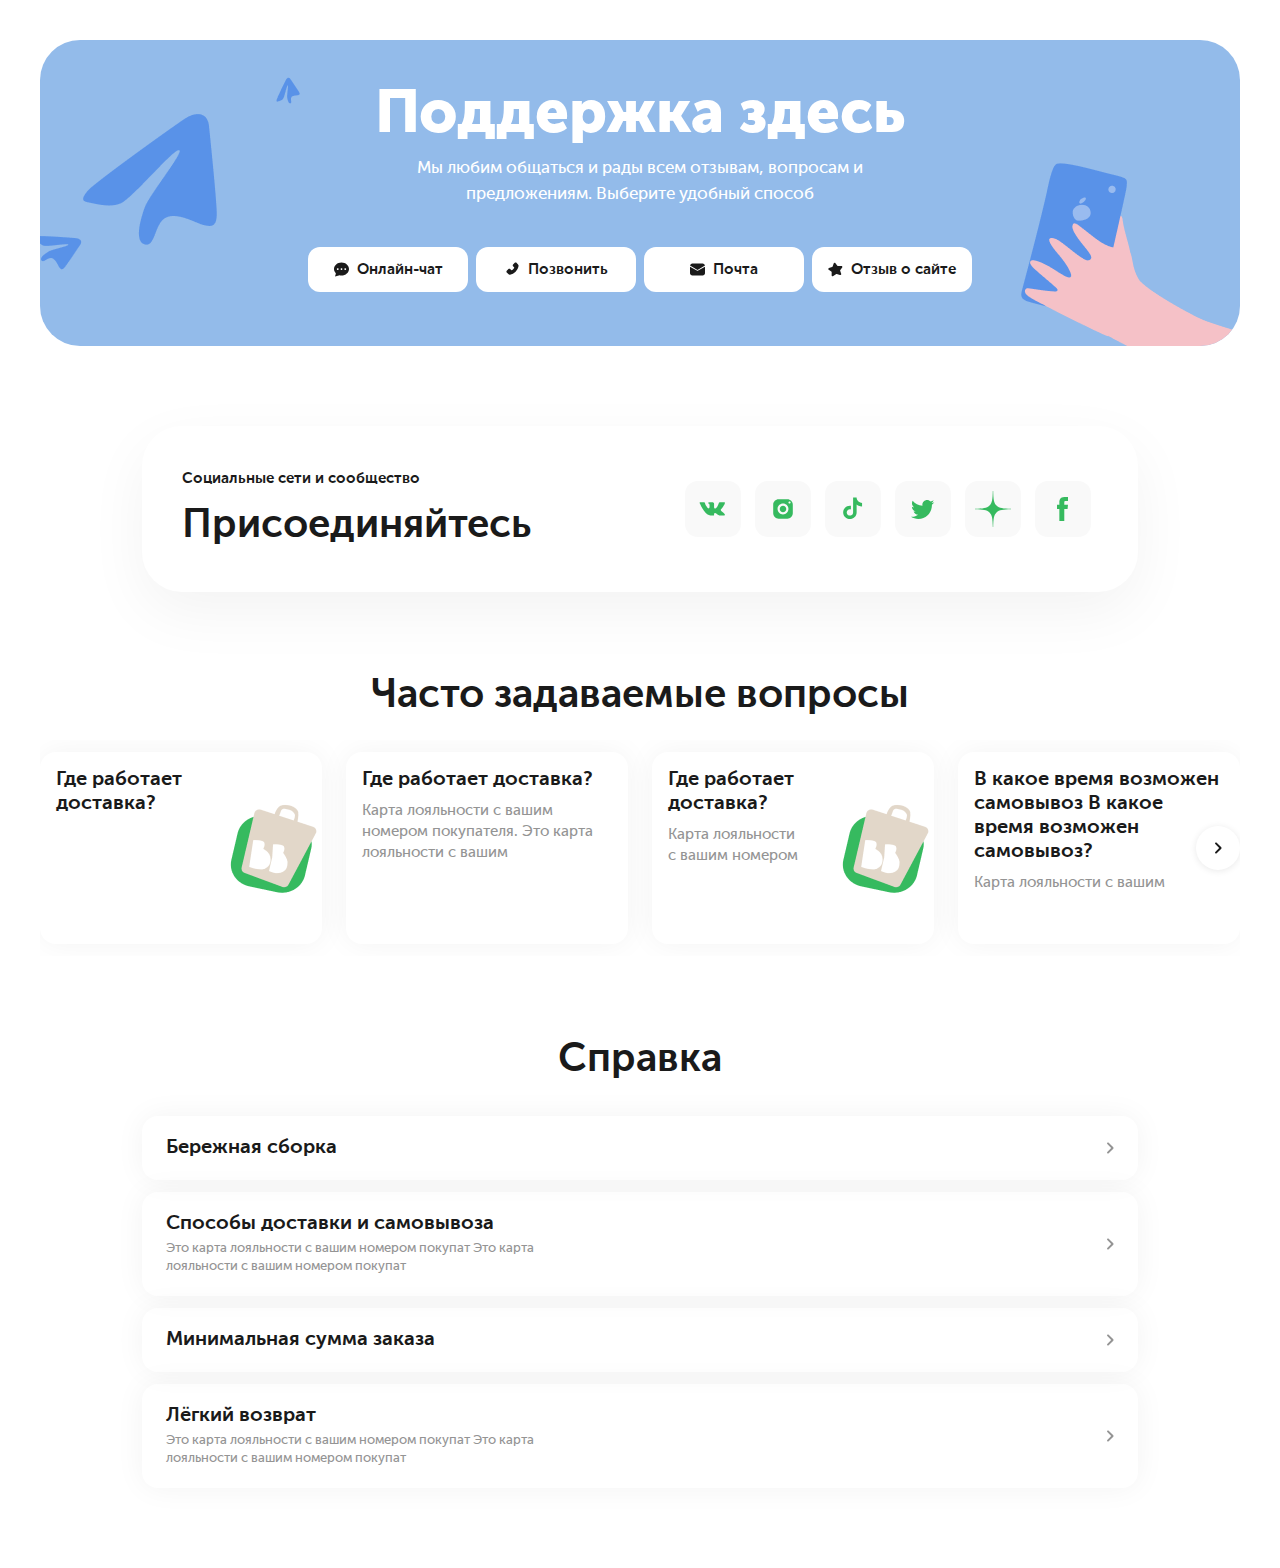
<file: index.html>
<!DOCTYPE html>
<html lang="ru">

<head>
   <meta charset="UTF-8">
   <meta name="viewport" content="width=device-width, initial-scale=1.0">
   <title>Поддержка</title>
   <link rel="stylesheet" href="css/styles.css">
</head>

<body>
   <main>

      <div class="container">
         <section class="support-block">

            <h1 class="support-block__title">Поддержка здесь</h1>
            <p class="support-block__subtitle">Мы любим общаться и рады всем отзывам, вопросам и предложениям.
               Выберите удобный способ</p>

            <ul class="communications">
               <li class="communications__item">
                  <button class="button button--white">
                     <svg class="button__icon">
                        <use href="img/icons-sprite.svg#message"></use>
                     </svg>
                     Онлайн-чат
                  </button>
               </li>

               <li class="communications__item">
                  <button class="button button--white">
                     <svg class="button__icon">
                        <use href="img/icons-sprite.svg#phone"></use>
                     </svg>
                     Позвонить
                  </button>
               </li>

               <li class="communications__item">
                  <button class="button button--white">
                     <svg class="button__icon">
                        <use href="img/icons-sprite.svg#mail"></use>
                     </svg>
                     Почта
                  </button>
               </li>

               <li class="communications__item">
                  <button class="button button--white">
                     <svg class="button__icon">
                        <use href="img/icons-sprite.svg#star"></use>
                     </svg>
                     Отзыв о сайте
                  </button>
               </li>
            </ul>
         </section>
      </div>

      <div class="container">
         <section class="social-media-block">
            <h2 class="social-media-block__subtitle">Социальные сети и сообщество</h2>
            <p class="social-media-block__title title">Присоединяйтесь</p>
            <ul class="social-media-block__list">
               <li class="social-media-block__item">
                  <a href="#" class="small-button">
                     <svg class="small-button__icon">
                        <use href="img/icons-sprite.svg#vk"></use>
                     </svg>
                  </a>
               </li>

               <li class="social-media-block__item">
                  <a href="#" class="small-button">
                     <svg class="small-button__icon">
                        <use href="img/icons-sprite.svg#instagram"></use>
                     </svg>
                  </a>
               </li>

               <li class="social-media-block__item">
                  <a href="#" class="small-button">
                     <svg class="small-button__icon">
                        <use href="img/icons-sprite.svg#tiktok"></use>
                     </svg>
                  </a>
               </li>

               <li class="social-media-block__item">
                  <a href="#" class="small-button">
                     <svg class="small-button__icon">
                        <use href="img/icons-sprite.svg#twitter"></use>
                     </svg>
                  </a>
               </li>

               <li class="social-media-block__item">
                  <a href="#" class="small-button">
                     <svg class="small-button__icon">
                        <use href="img/icons-sprite.svg#yandex-dzen"></use>
                     </svg>
                  </a>
               </li>

               <li class="social-media-block__item">
                  <a href="#" class="small-button">
                     <svg class="small-button__icon">
                        <use href="img/icons-sprite.svg#facebook"></use>
                     </svg>
                  </a>
               </li>
            </ul>
         </section>
      </div>

      <div class="container">
         <section class="questions-block">
            <h2 class="questions-block__title title">Часто задаваемые вопросы</h2>
            <div class="slider">
               <button class="slider__next-btn">
                  <svg class="slider__arrow">
                     <use href="img/icons-sprite.svg#arrow"></use>
                  </svg>
               </button>

               <div class="slider__list">
                  <div class="slider__item">
                     <a href="article.html" class="card">
                        <p class="card__title">Где работает доставка?</p>
                        <div class="card__img">
                           <img src="img/bag.png" alt="пакет с товарами">
                        </div>
                     </a>
                  </div>

                  <div class="slider__item">
                     <a href="article.html" class="card">
                        <p class="card__title">Где работает доставка?</p>
                        <p class="card__subtitle">Карта лояльности с вашим номером покупателя. Это карта лояльности
                           с вашим</p>
                     </a>
                  </div>

                  <div class="slider__item">
                     <a href="article.html" class="card">
                        <p class="card__title">Где работает доставка?</p>
                        <p class="card__subtitle">Карта лояльности с вашим номером</p>
                        <div class="card__img">
                           <img src="img/bag.png" alt="пакет с товарами">
                        </div>
                     </a>
                  </div>

                  <div class="slider__item">
                     <div class="card">
                        <p class="card__title">В какое время возможен самовывоз В какое время возможен самовывоз?</p>
                        <p class="card__subtitle">Карта лояльности с вашим </p>
                     </div>
                  </div>
               </div>
            </div>
         </section>
      </div>

      <div class="container">
         <section class="reference-block">
            <h2 class="reference-block__title title">Справка</h2>
            <div class="reference-block__list">
               <div class="reference-block__item reference-card">
                  <p class="reference-card__title">Бережная сборка</p>
                  <button class="reference-card__btn">
                     <svg class="reference-card__arrow-icon">
                        <use href="img/icons-sprite.svg#arrow"></use>
                     </svg>
                  </button>
               </div>

               <div class="reference-block__item reference-card">
                  <p class="reference-card__title">Способы доставки и самовывоза</p>
                  <p class="reference-card__subtitle">Это карта лояльности с вашим номером покупат Это карта лояльности
                     с вашим номером покупат</p>
                  <button class="reference-card__btn">
                     <svg class="reference-card__arrow-icon">
                        <use href="img/icons-sprite.svg#arrow"></use>
                     </svg>
                  </button>
               </div>

               <div class="reference-block__item reference-card">
                  <p class="reference-card__title">Минимальная сумма заказа</p>
                  <button class="reference-card__btn">
                     <svg class="reference-card__arrow-icon">
                        <use href="img/icons-sprite.svg#arrow"></use>
                     </svg>
                  </button>
               </div>

               <div class="reference-block__item reference-card">
                  <p class="reference-card__title">Лёгкий возврат</p>
                  <p class="reference-card__subtitle">Это карта лояльности с вашим номером покупат Это карта лояльности
                     с вашим номером покупат</p>
                  <button class="reference-card__btn">
                     <svg class="reference-card__arrow-icon">
                        <use href="img/icons-sprite.svg#arrow"></use>
                     </svg>
                  </button>
               </div>
            </div>
         </section>
      </div>

   </main>

   <script src="js/slider.js"></script>
</body>

</html>
</file>
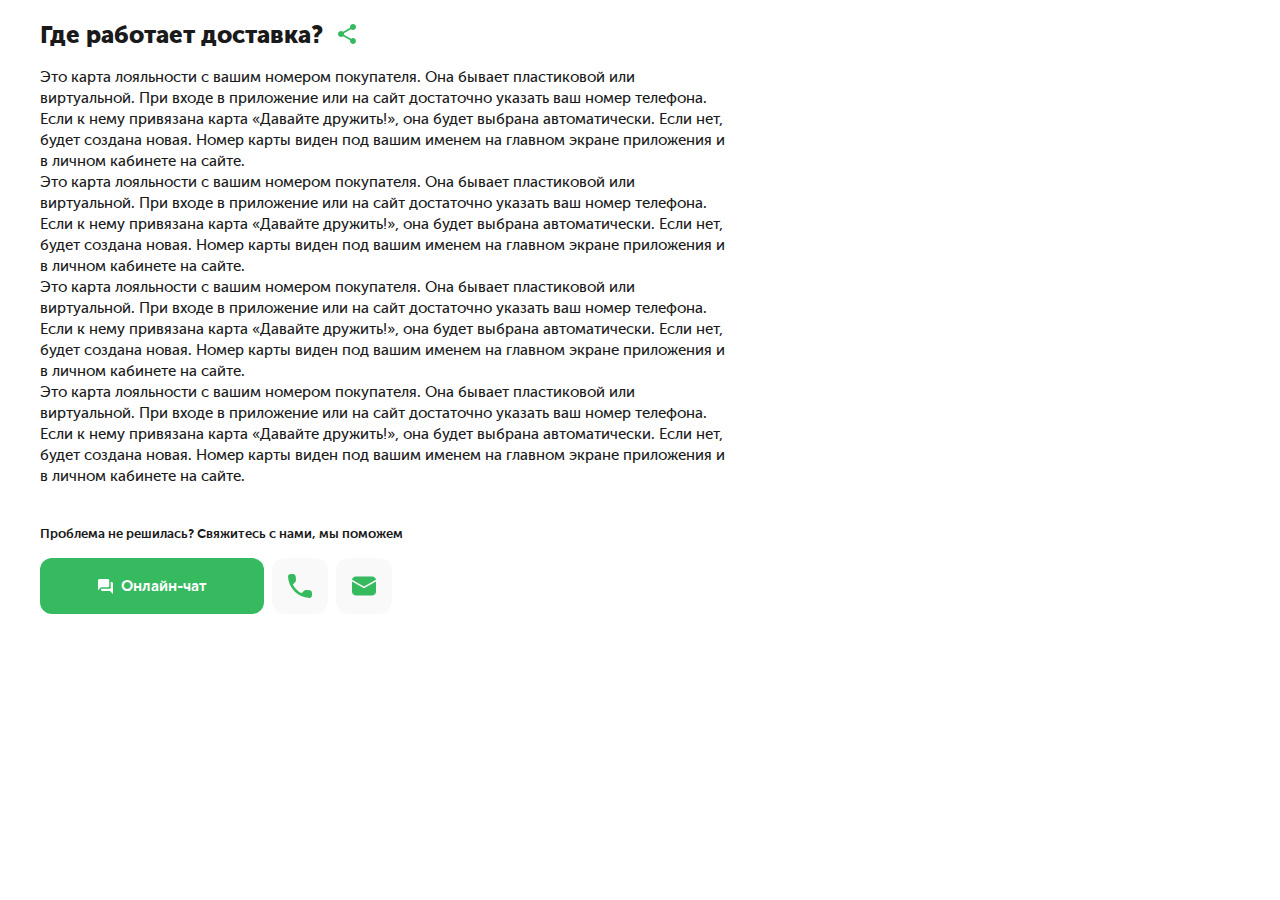
<file: article.html>
<!DOCTYPE html>
<html lang="ru">

<head>
   <meta charset="UTF-8">
   <meta name="viewport" content="width=device-width, initial-scale=1.0">
   <title>Где работает доставка?</title>
   <link rel="stylesheet" href="css/styles.css">
</head>

<body>
   <div class="container">
      <article class="article">
         <header class="article__header">
            <h1 class="article__title">Где работает доставка?</h1>
            <button class="article__share-btn">
               <svg class="article__share-icon">
                  <use href="img/icons-sprite.svg#share"></use>
               </svg>
            </button>
         </header>
         <p class="article__text">
            Это карта лояльности с вашим номером покупателя. Она бывает пластиковой или виртуальной. При входе в
            приложение или на сайт достаточно указать ваш номер телефона. Если к нему привязана карта «Давайте
            дружить!», она будет выбрана автоматически. Если нет, будет создана новая. Номер карты виден под вашим
            именем на главном экране приложения и в личном кабинете на сайте.<br />
            Это карта лояльности с вашим номером покупателя. Она бывает пластиковой или виртуальной. При входе в
            приложение или на сайт достаточно указать ваш номер телефона. Если к нему привязана карта «Давайте
            дружить!», она будет выбрана автоматически. Если нет, будет создана новая. Номер карты виден под вашим
            именем на главном экране приложения и в личном кабинете на сайте.<br />
            Это карта лояльности с вашим номером покупателя. Она бывает пластиковой или виртуальной. При входе в
            приложение или на сайт достаточно указать ваш номер телефона. Если к нему привязана карта «Давайте
            дружить!», она будет выбрана автоматически. Если нет, будет создана новая. Номер карты виден под вашим
            именем на главном экране приложения и в личном кабинете на сайте.<br />
            Это карта лояльности с вашим номером покупателя. Она бывает пластиковой или виртуальной. При входе в
            приложение или на сайт достаточно указать ваш номер телефона. Если к нему привязана карта «Давайте
            дружить!», она будет выбрана автоматически. Если нет, будет создана новая. Номер карты виден под вашим
            именем на главном экране приложения и в личном кабинете на сайте.
         </p>
         <p class="article__subtitle">Проблема не решилась? Свяжитесь с нами, мы поможем</p>
         <div class="article__btns">
            <button class="button button--green">
               <svg class="button__icon">
                  <use href="img/icons-sprite.svg#chat"></use>
               </svg>
               Онлайн-чат
            </button>
            <a href="#" class="small-button">
               <svg class="small-button__icon small-button__icon--with-padding">
                  <use href="img/icons-sprite.svg#phone-2"></use>
               </svg>
            </a>
            <a href="#" class="small-button">
               <svg class="small-button__icon small-button__icon--with-padding">
                  <use href="img/icons-sprite.svg#mail"></use>
               </svg>
            </a>
         </div>
      </article>
   </div>


</body>

</html>
</file>
<file: css/styles.css>
@font-face {
  font-family: "Museo Sans Cyrl";
  src: url("../fonts/museo_sans_cyrl_900.eot");
  src: url("../fonts/museo_sans_cyrl_900.woff") format("woff"), url("../fonts/museo_sans_cyrl_900.ttf") format("truetype");
  font-weight: 900;
  font-style: normal;
}
@font-face {
  font-family: "Museo Sans Cyrl";
  src: url("../fonts/museo_sans_cyrl_700.eot");
  src: url("../fonts/museo_sans_cyrl_700.woff") format("woff"), url("../fonts/museo_sans_cyrl_700.ttf") format("truetype");
  font-weight: 700;
  font-style: normal;
}
@font-face {
  font-family: "Museo Sans Cyrl";
  src: url("../fonts/museo_sans_cyrl_500.eot");
  src: url("../fonts/museo_sans_cyrl_500.woff") format("woff"), url("../fonts/museo_sans_cyrl_500.ttf") format("truetype");
  font-weight: 500;
  font-style: normal;
}
*,
*::before,
*::after {
  box-sizing: border-box;
}

ul[class],
ol[class] {
  padding: 0;
}

body,
h1,
h2,
h3,
h4,
p,
ul[class],
ol[class],
li,
figure,
figcaption,
blockquote,
dl,
dd {
  margin: 0;
}

html,
body {
  height: 100%;
}

body {
  min-height: 100vh;
  scroll-behavior: smooth;
  text-rendering: optimizeSpeed;
  line-height: 1.5;
}

ul[class],
ol[class] {
  list-style: none;
}

a {
  text-decoration: none;
  color: black;
}

img {
  max-width: 100%;
  display: block;
}

input,
button,
textarea,
select {
  font: inherit;
}

:active,
:hover,
:focus {
  outline: 0;
  outline-offset: 0;
}

body {
  font-family: "Museo Sans Cyrl";
  font-style: normal;
  font-weight: 500;
  color: #1a1a1a;
}

.container {
  max-width: 1200px;
  margin: 0 auto;
  width: 100%;
  height: 100%;
}
@media (max-width: 1222px) {
  .container {
    max-width: 970px;
  }
}
@media (max-width: 992.98px) {
  .container {
    max-width: 750px;
  }
}
@media (max-width: 767.98px) {
  .container {
    max-width: none;
    padding: 0 20px;
  }
}

main {
  padding: 40px 0 80px 0;
}
main > :not(:last-child) {
  margin-bottom: 80px;
}
@media (max-width: 767.98px) {
  main > :not(:last-child) {
    margin-bottom: 50px;
  }
}

.button {
  cursor: pointer;
  display: flex;
  align-items: center;
  justify-content: center;
  gap: 8px;
  width: 160px;
  padding: 15px 0;
  border-radius: 12px;
  border: 0;
  font-size: 15px;
  font-weight: 700;
  line-height: 1;
}
.button__icon {
  height: 15px;
  width: 15px;
}
.button:focus {
  outline: 2px solid #949494;
}
.button--white {
  background-color: #fff;
  color: #1a1a1a;
}
.button--white .button__icon {
  fill: #1a1a1a;
}
.button--white:hover {
  color: #36ba5f;
}
.button--white:hover .button__icon {
  fill: #36ba5f;
}
.button--green {
  width: 224px;
  background-color: #36ba5f;
  color: #fff;
}
.button--green .button__icon {
  fill: #fff;
}
.button--green:hover {
  background-color: #93bbea;
}

.small-button {
  display: block;
  width: 56px;
  height: 56px;
  border-radius: 13px;
  background-color: #f9f9f9;
}
.small-button__icon {
  fill: #36ba5f;
  max-width: 100%;
  max-height: 100%;
}
.small-button__icon--with-padding {
  padding: 16px;
}
.small-button:hover {
  background-color: #36ba5f;
}
.small-button:hover .small-button__icon {
  fill: #fff;
}
.small-button:focus {
  outline: 2px solid #949494;
}

.title {
  font-size: 40px;
  line-height: 120%;
  font-weight: 700;
}
@media (max-width: 479.98px) {
  .title {
    font-size: 30px;
  }
}

.support-block {
  position: relative;
  display: flex;
  flex-direction: column;
  align-items: center;
  padding: 40px 20px 54px 20px;
  border-radius: 40px;
  background-color: #93bbea;
  overflow: hidden;
}
@media (max-width: 479.98px) {
  .support-block {
    padding: 20px 20px 25px 20px;
  }
}
.support-block__title {
  color: #fff;
  font-size: 60px;
  line-height: 120%;
  font-weight: 900;
  text-align: center;
  margin-bottom: 4px;
}
@media (max-width: 635px) {
  .support-block__title {
    font-size: 36px;
  }
}
.support-block__subtitle {
  max-width: 535px;
  color: #fff;
  font-size: 17px;
  text-align: center;
  margin-bottom: 40px;
}
.support-block::before {
  content: "";
  display: block;
  background-image: url("../img/telegram.png");
  height: 196px;
  width: 263px;
  position: absolute;
  left: 0;
  top: 12%;
}
@media (max-width: 1222px) {
  .support-block::before {
    top: 20%;
    height: 131px;
    width: 175px;
    background-size: 175px 131px;
  }
}
@media (max-width: 992.98px) {
  .support-block::before {
    display: none;
  }
}
.support-block::after {
  content: "";
  display: block;
  background-image: url("../img/hand-with-phone.png");
  width: 277px;
  height: 226px;
  position: absolute;
  right: 0;
  bottom: -9px;
}
@media (max-width: 1222px) {
  .support-block::after {
    height: 151px;
    width: 185px;
    background-size: 185px 151px;
  }
}
@media (max-width: 992.98px) {
  .support-block::after {
    display: none;
  }
}

.communications {
  display: flex;
  flex-wrap: wrap;
  gap: 8px;
}
@media (max-width: 767.98px) {
  .communications {
    flex-direction: column;
    align-items: center;
    max-height: 100px;
  }
  .communications__item {
    flex: 0 1 50%;
  }
}
@media (max-width: 479.98px) {
  .communications {
    max-height: none;
  }
  .communications__item {
    flex: 0 1 100%;
  }
}

.social-media-block {
  margin: 0 auto;
  max-width: 996px;
  border-radius: 40px;
  box-shadow: 0px 20px 60px 0px rgba(26, 26, 26, 0.05);
  padding: 42px 40px;
  display: grid;
  grid-template-columns: 351px 1fr;
  grid-template-rows: 7fr 10fr;
  grid-template-areas: "subtitle btn-list" "title btn-list";
}
@media (max-width: 479.98px) {
  .social-media-block {
    padding: 20px;
  }
}
@media (max-width: 992.98px) {
  .social-media-block {
    grid-template-columns: 1fr 35%;
  }
}
@media (max-width: 730px) {
  .social-media-block {
    grid-template-columns: 1fr;
    grid-template-rows: 1fr 3fr auto;
    grid-template-areas: "subtitle" "title" "btn-list";
  }
}
.social-media-block__title {
  grid-area: title;
}
.social-media-block__subtitle {
  grid-area: subtitle;
  font-size: 15px;
  font-weight: 700;
}
.social-media-block__list {
  max-height: 60px;
  grid-area: btn-list;
  justify-self: end;
  align-self: center;
  display: flex;
  flex-direction: column;
  flex-wrap: wrap;
  align-items: center;
  justify-content: center;
}
@media (max-width: 992.98px) and (min-width: 730px) {
  .social-media-block__list {
    max-height: 200px;
  }
}
@media (max-width: 535px) {
  .social-media-block__list {
    max-height: 200px;
  }
}
.social-media-block__item {
  display: flex;
  justify-content: end;
  flex: 0 1 16.666%;
  padding: 7px;
}
@media (max-width: 992.98px) and (min-width: 767.98px) {
  .social-media-block__item {
    flex: 0 1 33.333%;
  }
}
@media (max-width: 535px) {
  .social-media-block__item {
    flex: 0 1 33.333%;
  }
}

.questions-block {
  display: flex;
  flex-direction: column;
}
.questions-block__title {
  align-self: center;
  margin-bottom: 20px;
}

.slider {
  position: relative;
  height: 216px;
  width: 100%;
  overflow: hidden;
}
.slider__next-btn {
  position: absolute;
  right: 0;
  top: 50%;
  z-index: 10;
  transform: translateY(-50%);
  cursor: pointer;
  width: 44px;
  height: 44px;
  border-radius: 50%;
  box-shadow: 0px 1px 7px rgba(0, 0, 0, 0.09);
  border: 0;
  background-color: #fff;
  display: flex;
  align-items: center;
  justify-content: center;
}
.slider__arrow {
  width: 24px;
  height: 24px;
  fill: #1a1a1a;
}
.slider__list {
  position: absolute;
  top: 0;
  left: 0;
  display: flex;
  margin: 0 -12px;
}
.slider__item {
  display: flex;
  flex: 0 1 25%;
  padding: 12px;
}

.card {
  overflow: hidden;
  padding: 16px;
  width: 282px;
  border-radius: 16px;
  box-shadow: 0px 0px 30px 0px rgba(0, 0, 0, 0.05);
  display: grid;
  grid-template-columns: minmax(0, max-content) auto;
  grid-template-rows: auto 1fr;
  grid-template-areas: "title img" "subtitle img";
}
.card__img {
  height: 160px;
  grid-area: img;
  margin-right: -16px;
}
.card__subtitle {
  grid-area: subtitle;
  font-size: 15px;
  line-height: 140%;
  color: #949494;
}
.card__title {
  grid-area: title;
  font-size: 20px;
  font-weight: 700;
  line-height: 120%;
  color: #1a1a1a;
  margin-bottom: 8px;
}

.reference-block {
  max-width: 996px;
  margin: 0 auto;
  width: 100%;
  display: flex;
  flex-direction: column;
  align-items: center;
}
.reference-block__title {
  margin-bottom: 32px;
}
.reference-block__list {
  width: 100%;
  display: flex;
  flex-direction: column;
  justify-content: stretch;
  gap: 12px;
}

.reference-card {
  display: grid;
  justify-content: space-between;
  grid-template-columns: 40% 24px;
  grid-template-rows: auto minmax(0, max-content);
  grid-template-areas: "title btn" "subtitle btn";
  padding: 20px 16px 20px 24px;
  border-radius: 16px;
  box-shadow: 0px 0px 30px 0px rgba(0, 0, 0, 0.05);
}
@media (max-width: 992.98px) {
  .reference-card {
    grid-template-columns: 70% 24px;
  }
}
.reference-card__title {
  grid-area: title;
  font-size: 20px;
  font-weight: 700;
  line-height: 120%;
}
.reference-card__subtitle {
  grid-area: subtitle;
  font-size: 13px;
  line-height: 140%;
  color: #949494;
  margin-top: 4px;
}
.reference-card__btn {
  cursor: pointer;
  grid-area: btn;
  align-self: center;
  background-color: #fff;
  width: 24px;
  height: 24px;
  border: 0;
  padding: 0;
}
.reference-card__arrow-icon {
  width: 100%;
  height: 100%;
  fill: #949494;
}
.reference-card__arrow-icon:hover {
  fill: #36ba5f;
}

.article {
  padding: 22px 0 80px;
}
.article__header {
  display: flex;
  gap: 12px;
  margin-bottom: 16px;
}
.article__title {
  font-size: 24px;
  font-weight: 900;
  line-height: 120%;
}
.article__share-btn {
  cursor: pointer;
  background-color: #fff;
  border: 0;
  padding: 0;
  width: 24px;
  height: 24px;
}
.article__share-icon {
  width: 100%;
  height: 100%;
  fill: #36ba5f;
}
.article__text {
  max-width: 690px;
  font-size: 15px;
  line-height: 140%;
  margin-bottom: 40px;
}
.article__subtitle {
  font-size: 13px;
  font-weight: 700;
  line-height: 120%;
  margin-bottom: 16px;
}
.article__btns {
  display: flex;
  gap: 8px;
}
</file>
